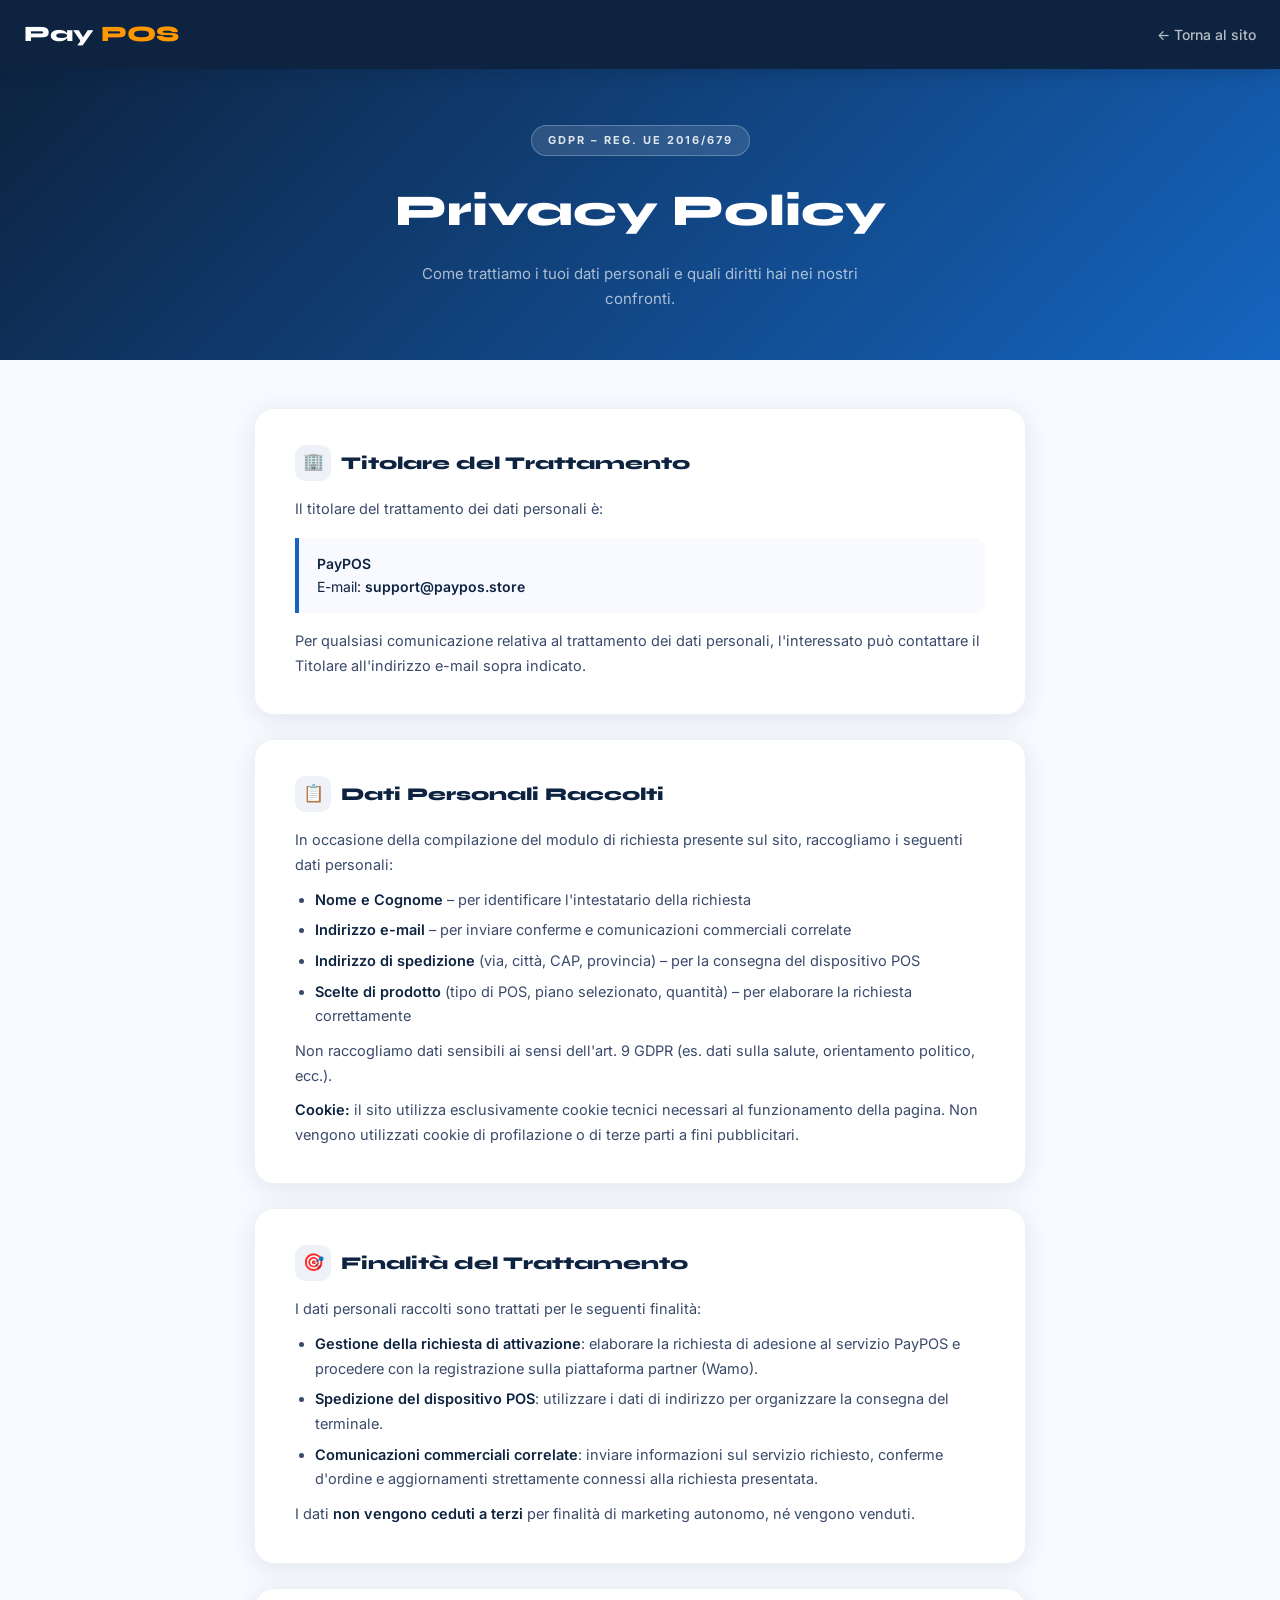
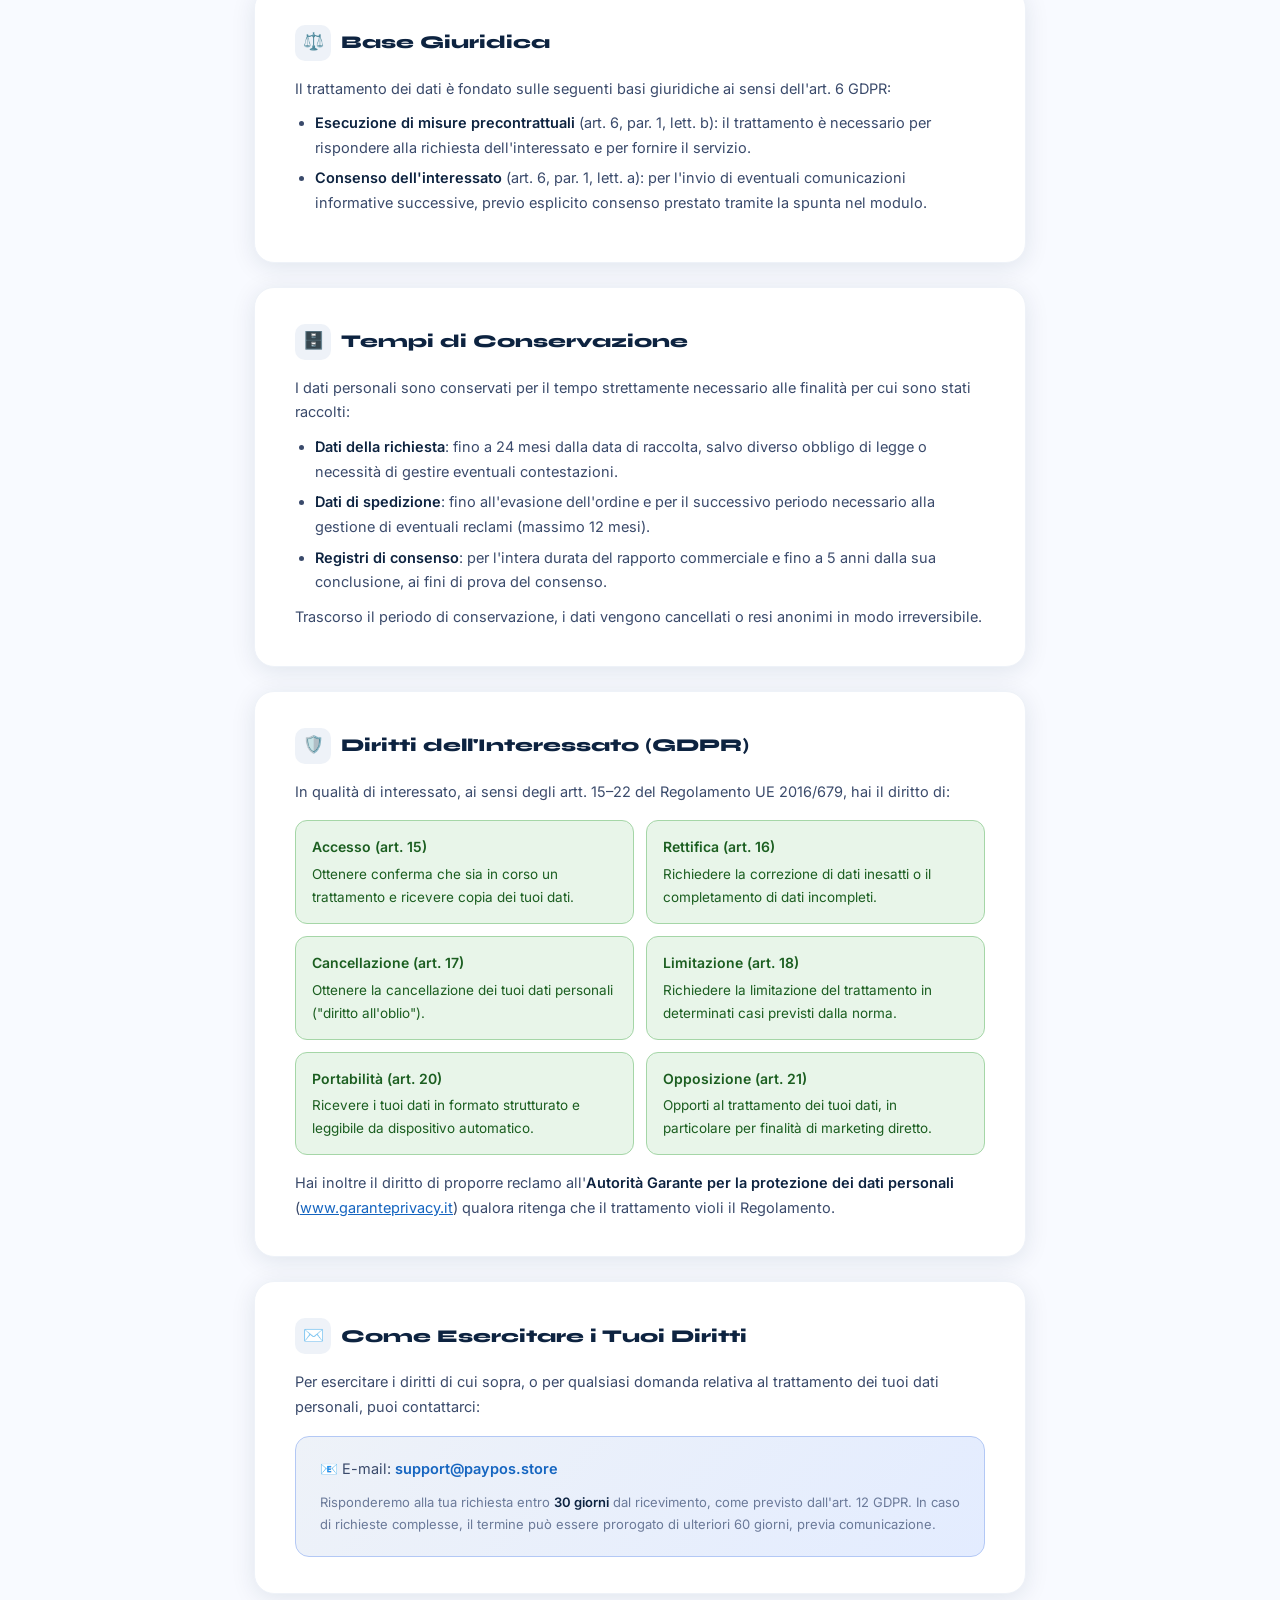
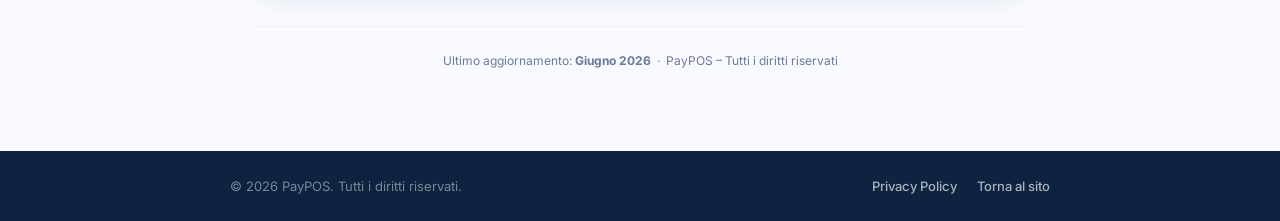
<file: privacy.html>
<!DOCTYPE html>
<html lang="it">
<head>
<meta charset="UTF-8">
<meta name="viewport" content="width=device-width, initial-scale=1.0">
<title>Privacy Policy – PayPOS</title>
<link rel="icon" type="image/svg+xml" href="data:image/svg+xml,%3Csvg xmlns='http://www.w3.org/2000/svg' viewBox='0 0 32 32'%3E%3Crect width='32' height='32' rx='6' fill='%231565C0'/%3E%3Ctext x='5' y='23' font-family='Arial' font-weight='bold' font-size='18' fill='white'%3EP%3C/text%3E%3Crect x='16' y='8' width='10' height='16' rx='2' fill='white' opacity='0.9'/%3E%3Crect x='17' y='11' width='8' height='2' rx='1' fill='%231565C0'/%3E%3Ccircle cx='21' cy='20' r='2' fill='%2300c853'/%3E%3C/svg%3E">
<style>
  @import url('https://fonts.googleapis.com/css2?family=Inter:wght@300;400;500;600;700;800;900&family=Syne:wght@700;800&display=swap');

  *, *::before, *::after { box-sizing: border-box; margin: 0; padding: 0; }

  :root {
    --navy: #0D2340;
    --blue: #1565C0;
    --orange: #F57C00;
    --orange-light: #FF9800;
    --white: #ffffff;
    --off-white: #F8FAFF;
    --gray-light: #EEF2F8;
    --gray: #6B7A99;
    --green: #2E7D32;
    --green-light: #E8F5E9;
    --shadow: 0 4px 24px rgba(13,35,64,0.10);
  }

  html { scroll-behavior: smooth; }

  body {
    font-family: 'Inter', sans-serif;
    background: var(--off-white);
    color: var(--navy);
    line-height: 1.7;
  }

  /* ── NAVBAR ── */
  .navbar {
    background: var(--navy);
    padding: 16px 24px;
    display: flex;
    align-items: center;
    justify-content: space-between;
    position: sticky;
    top: 0;
    z-index: 100;
    box-shadow: 0 2px 16px rgba(13,35,64,0.3);
  }
  .navbar-brand {
    font-family: 'Syne', sans-serif;
    font-size: 22px;
    font-weight: 800;
    color: white;
    text-decoration: none;
    display: flex;
    align-items: center;
    gap: 8px;
  }
  .navbar-brand span { color: var(--orange-light); }
  .navbar-back {
    color: rgba(255,255,255,0.7);
    font-size: 14px;
    font-weight: 500;
    text-decoration: none;
    display: flex;
    align-items: center;
    gap: 6px;
    transition: color .2s;
  }
  .navbar-back:hover { color: white; }

  /* ── HERO STRIP ── */
  .privacy-hero {
    background: linear-gradient(135deg, #0D2340 0%, #1565C0 100%);
    padding: 56px 24px 48px;
    text-align: center;
  }
  .privacy-hero .badge {
    display: inline-block;
    background: rgba(255,255,255,0.12);
    border: 1px solid rgba(255,255,255,0.25);
    color: rgba(255,255,255,0.85);
    font-size: 11px;
    font-weight: 700;
    letter-spacing: 2px;
    text-transform: uppercase;
    border-radius: 100px;
    padding: 5px 16px;
    margin-bottom: 18px;
  }
  .privacy-hero h1 {
    font-family: 'Syne', sans-serif;
    font-size: clamp(28px, 5vw, 44px);
    font-weight: 800;
    color: white;
    margin-bottom: 12px;
  }
  .privacy-hero p {
    color: rgba(255,255,255,0.65);
    font-size: 15px;
    max-width: 500px;
    margin: 0 auto;
  }

  /* ── MAIN CONTENT ── */
  .privacy-wrap {
    max-width: 820px;
    margin: 0 auto;
    padding: 48px 24px 80px;
  }

  /* ── SECTION CARD ── */
  .priv-card {
    background: white;
    border-radius: 20px;
    padding: 36px 40px;
    margin-bottom: 24px;
    box-shadow: var(--shadow);
    border: 1px solid var(--gray-light);
  }

  .priv-card h2 {
    font-family: 'Syne', sans-serif;
    font-size: 18px;
    font-weight: 800;
    color: var(--navy);
    margin-bottom: 16px;
    display: flex;
    align-items: center;
    gap: 10px;
  }
  .priv-card h2 .icon {
    width: 36px;
    height: 36px;
    background: var(--gray-light);
    border-radius: 10px;
    display: flex;
    align-items: center;
    justify-content: center;
    font-size: 17px;
    flex-shrink: 0;
  }

  .priv-card p {
    font-size: 14.5px;
    color: #3a4a6b;
    margin-bottom: 10px;
  }
  .priv-card p:last-child { margin-bottom: 0; }

  .priv-card ul {
    margin: 10px 0 10px 20px;
    font-size: 14.5px;
    color: #3a4a6b;
  }
  .priv-card ul li { margin-bottom: 6px; }

  .priv-card strong { color: var(--navy); font-weight: 600; }

  /* Highlight box */
  .highlight-box {
    background: var(--off-white);
    border-left: 4px solid var(--blue);
    border-radius: 0 10px 10px 0;
    padding: 14px 18px;
    margin: 16px 0;
    font-size: 14px;
    color: var(--navy);
  }

  /* Rights grid */
  .rights-grid {
    display: grid;
    grid-template-columns: 1fr 1fr;
    gap: 12px;
    margin-top: 16px;
  }
  .right-item {
    background: var(--green-light);
    border: 1px solid #a5d6a7;
    border-radius: 12px;
    padding: 14px 16px;
    font-size: 13.5px;
    color: #1b5e20;
  }
  .right-item strong { display: block; font-size: 14px; color: #1b5e20; margin-bottom: 4px; }

  /* Contact box */
  .contact-box {
    background: linear-gradient(135deg, #EEF2F8, #e3ecff);
    border: 1.5px solid #b3c8f5;
    border-radius: 14px;
    padding: 20px 24px;
    margin-top: 16px;
  }
  .contact-box p { margin-bottom: 6px; font-size: 14.5px; }
  .contact-box a { color: var(--blue); font-weight: 600; text-decoration: none; }
  .contact-box a:hover { text-decoration: underline; }

  /* Last updated */
  .last-updated {
    text-align: center;
    font-size: 12px;
    color: var(--gray);
    margin-top: 32px;
    padding-top: 24px;
    border-top: 1px solid var(--gray-light);
  }

  /* ── FOOTER ── */
  footer {
    background: var(--navy);
    padding: 24px 20px;
    text-align: center;
  }
  .footer-inner {
    max-width: 820px;
    margin: 0 auto;
    display: flex;
    align-items: center;
    justify-content: space-between;
    flex-wrap: wrap;
    gap: 12px;
  }
  footer p {
    font-size: 13px;
    color: rgba(255,255,255,0.45);
  }
  footer a {
    color: rgba(255,255,255,0.65);
    font-size: 13px;
    text-decoration: none;
    font-weight: 500;
    transition: color .2s;
  }
  footer a:hover { color: white; }
  .footer-links { display: flex; gap: 20px; }

  @media (max-width: 600px) {
    .priv-card { padding: 24px 20px; }
    .rights-grid { grid-template-columns: 1fr; }
    .footer-inner { flex-direction: column; text-align: center; }
  }
</style>
</head>
<body>

<!-- ── NAVBAR ── -->
<nav class="navbar">
  <a class="navbar-brand" href="index.html">Pay<span>POS</span></a>
  <a class="navbar-back" href="index.html">← Torna al sito</a>
</nav>

<!-- ── HERO ── -->
<div class="privacy-hero">
  <div class="badge">GDPR – Reg. UE 2016/679</div>
  <h1>Privacy Policy</h1>
  <p>Come trattiamo i tuoi dati personali e quali diritti hai nei nostri confronti.</p>
</div>

<!-- ── CONTENT ── -->
<div class="privacy-wrap">

  <!-- 1. TITOLARE -->
  <div class="priv-card">
    <h2><span class="icon">🏢</span> Titolare del Trattamento</h2>
    <p>Il titolare del trattamento dei dati personali è:</p>
    <div class="highlight-box">
      <strong>PayPOS</strong><br>
      E-mail: <strong>support@paypos.store</strong>
    </div>
    <p>Per qualsiasi comunicazione relativa al trattamento dei dati personali, l'interessato può contattare il Titolare all'indirizzo e-mail sopra indicato.</p>
  </div>

  <!-- 2. DATI RACCOLTI -->
  <div class="priv-card">
    <h2><span class="icon">📋</span> Dati Personali Raccolti</h2>
    <p>In occasione della compilazione del modulo di richiesta presente sul sito, raccogliamo i seguenti dati personali:</p>
    <ul>
      <li><strong>Nome e Cognome</strong> – per identificare l'intestatario della richiesta</li>
      <li><strong>Indirizzo e-mail</strong> – per inviare conferme e comunicazioni commerciali correlate</li>
      <li><strong>Indirizzo di spedizione</strong> (via, città, CAP, provincia) – per la consegna del dispositivo POS</li>
      <li><strong>Scelte di prodotto</strong> (tipo di POS, piano selezionato, quantità) – per elaborare la richiesta correttamente</li>
    </ul>
    <p>Non raccogliamo dati sensibili ai sensi dell'art. 9 GDPR (es. dati sulla salute, orientamento politico, ecc.).</p>
    <p><strong>Cookie:</strong> il sito utilizza esclusivamente cookie tecnici necessari al funzionamento della pagina. Non vengono utilizzati cookie di profilazione o di terze parti a fini pubblicitari.</p>
  </div>

  <!-- 3. FINALITÀ -->
  <div class="priv-card">
    <h2><span class="icon">🎯</span> Finalità del Trattamento</h2>
    <p>I dati personali raccolti sono trattati per le seguenti finalità:</p>
    <ul>
      <li><strong>Gestione della richiesta di attivazione</strong>: elaborare la richiesta di adesione al servizio PayPOS e procedere con la registrazione sulla piattaforma partner (Wamo).</li>
      <li><strong>Spedizione del dispositivo POS</strong>: utilizzare i dati di indirizzo per organizzare la consegna del terminale.</li>
      <li><strong>Comunicazioni commerciali correlate</strong>: inviare informazioni sul servizio richiesto, conferme d'ordine e aggiornamenti strettamente connessi alla richiesta presentata.</li>
    </ul>
    <p>I dati <strong>non vengono ceduti a terzi</strong> per finalità di marketing autonomo, né vengono venduti.</p>
  </div>

  <!-- 4. BASE GIURIDICA -->
  <div class="priv-card">
    <h2><span class="icon">⚖️</span> Base Giuridica</h2>
    <p>Il trattamento dei dati è fondato sulle seguenti basi giuridiche ai sensi dell'art. 6 GDPR:</p>
    <ul>
      <li><strong>Esecuzione di misure precontrattuali</strong> (art. 6, par. 1, lett. b): il trattamento è necessario per rispondere alla richiesta dell'interessato e per fornire il servizio.</li>
      <li><strong>Consenso dell'interessato</strong> (art. 6, par. 1, lett. a): per l'invio di eventuali comunicazioni informative successive, previo esplicito consenso prestato tramite la spunta nel modulo.</li>
    </ul>
  </div>

  <!-- 5. CONSERVAZIONE -->
  <div class="priv-card">
    <h2><span class="icon">🗄️</span> Tempi di Conservazione</h2>
    <p>I dati personali sono conservati per il tempo strettamente necessario alle finalità per cui sono stati raccolti:</p>
    <ul>
      <li><strong>Dati della richiesta</strong>: fino a 24 mesi dalla data di raccolta, salvo diverso obbligo di legge o necessità di gestire eventuali contestazioni.</li>
      <li><strong>Dati di spedizione</strong>: fino all'evasione dell'ordine e per il successivo periodo necessario alla gestione di eventuali reclami (massimo 12 mesi).</li>
      <li><strong>Registri di consenso</strong>: per l'intera durata del rapporto commerciale e fino a 5 anni dalla sua conclusione, ai fini di prova del consenso.</li>
    </ul>
    <p>Trascorso il periodo di conservazione, i dati vengono cancellati o resi anonimi in modo irreversibile.</p>
  </div>

  <!-- 6. DIRITTI -->
  <div class="priv-card">
    <h2><span class="icon">🛡️</span> Diritti dell'Interessato (GDPR)</h2>
    <p>In qualità di interessato, ai sensi degli artt. 15–22 del Regolamento UE 2016/679, hai il diritto di:</p>
    <div class="rights-grid">
      <div class="right-item">
        <strong>Accesso (art. 15)</strong>
        Ottenere conferma che sia in corso un trattamento e ricevere copia dei tuoi dati.
      </div>
      <div class="right-item">
        <strong>Rettifica (art. 16)</strong>
        Richiedere la correzione di dati inesatti o il completamento di dati incompleti.
      </div>
      <div class="right-item">
        <strong>Cancellazione (art. 17)</strong>
        Ottenere la cancellazione dei tuoi dati personali ("diritto all'oblio").
      </div>
      <div class="right-item">
        <strong>Limitazione (art. 18)</strong>
        Richiedere la limitazione del trattamento in determinati casi previsti dalla norma.
      </div>
      <div class="right-item">
        <strong>Portabilità (art. 20)</strong>
        Ricevere i tuoi dati in formato strutturato e leggibile da dispositivo automatico.
      </div>
      <div class="right-item">
        <strong>Opposizione (art. 21)</strong>
        Opporti al trattamento dei tuoi dati, in particolare per finalità di marketing diretto.
      </div>
    </div>
    <p style="margin-top:16px;">Hai inoltre il diritto di proporre reclamo all'<strong>Autorità Garante per la protezione dei dati personali</strong> (<a href="https://www.garanteprivacy.it" target="_blank" rel="noopener" style="color:var(--blue);">www.garanteprivacy.it</a>) qualora ritenga che il trattamento violi il Regolamento.</p>
  </div>

  <!-- 7. CONTATTI -->
  <div class="priv-card">
    <h2><span class="icon">✉️</span> Come Esercitare i Tuoi Diritti</h2>
    <p>Per esercitare i diritti di cui sopra, o per qualsiasi domanda relativa al trattamento dei tuoi dati personali, puoi contattarci:</p>
    <div class="contact-box">
      <p>📧 E-mail: <a href="mailto:support@paypos.store">support@paypos.store</a></p>
      <p style="margin-top:10px;font-size:13px;color:var(--gray);">Risponderemo alla tua richiesta entro <strong>30 giorni</strong> dal ricevimento, come previsto dall'art. 12 GDPR. In caso di richieste complesse, il termine può essere prorogato di ulteriori 60 giorni, previa comunicazione.</p>
    </div>
  </div>

  <div class="last-updated">
    Ultimo aggiornamento: <strong>Giugno 2026</strong> &nbsp;·&nbsp; PayPOS – Tutti i diritti riservati
  </div>

</div><!-- /.privacy-wrap -->

<!-- ── FOOTER ── -->
<footer>
  <div class="footer-inner">
    <p>© 2026 PayPOS. Tutti i diritti riservati.</p>
    <div class="footer-links">
      <a href="privacy.html">Privacy Policy</a>
      <a href="index.html">Torna al sito</a>
    </div>
  </div>
</footer>

</body>
</html>
</file>
